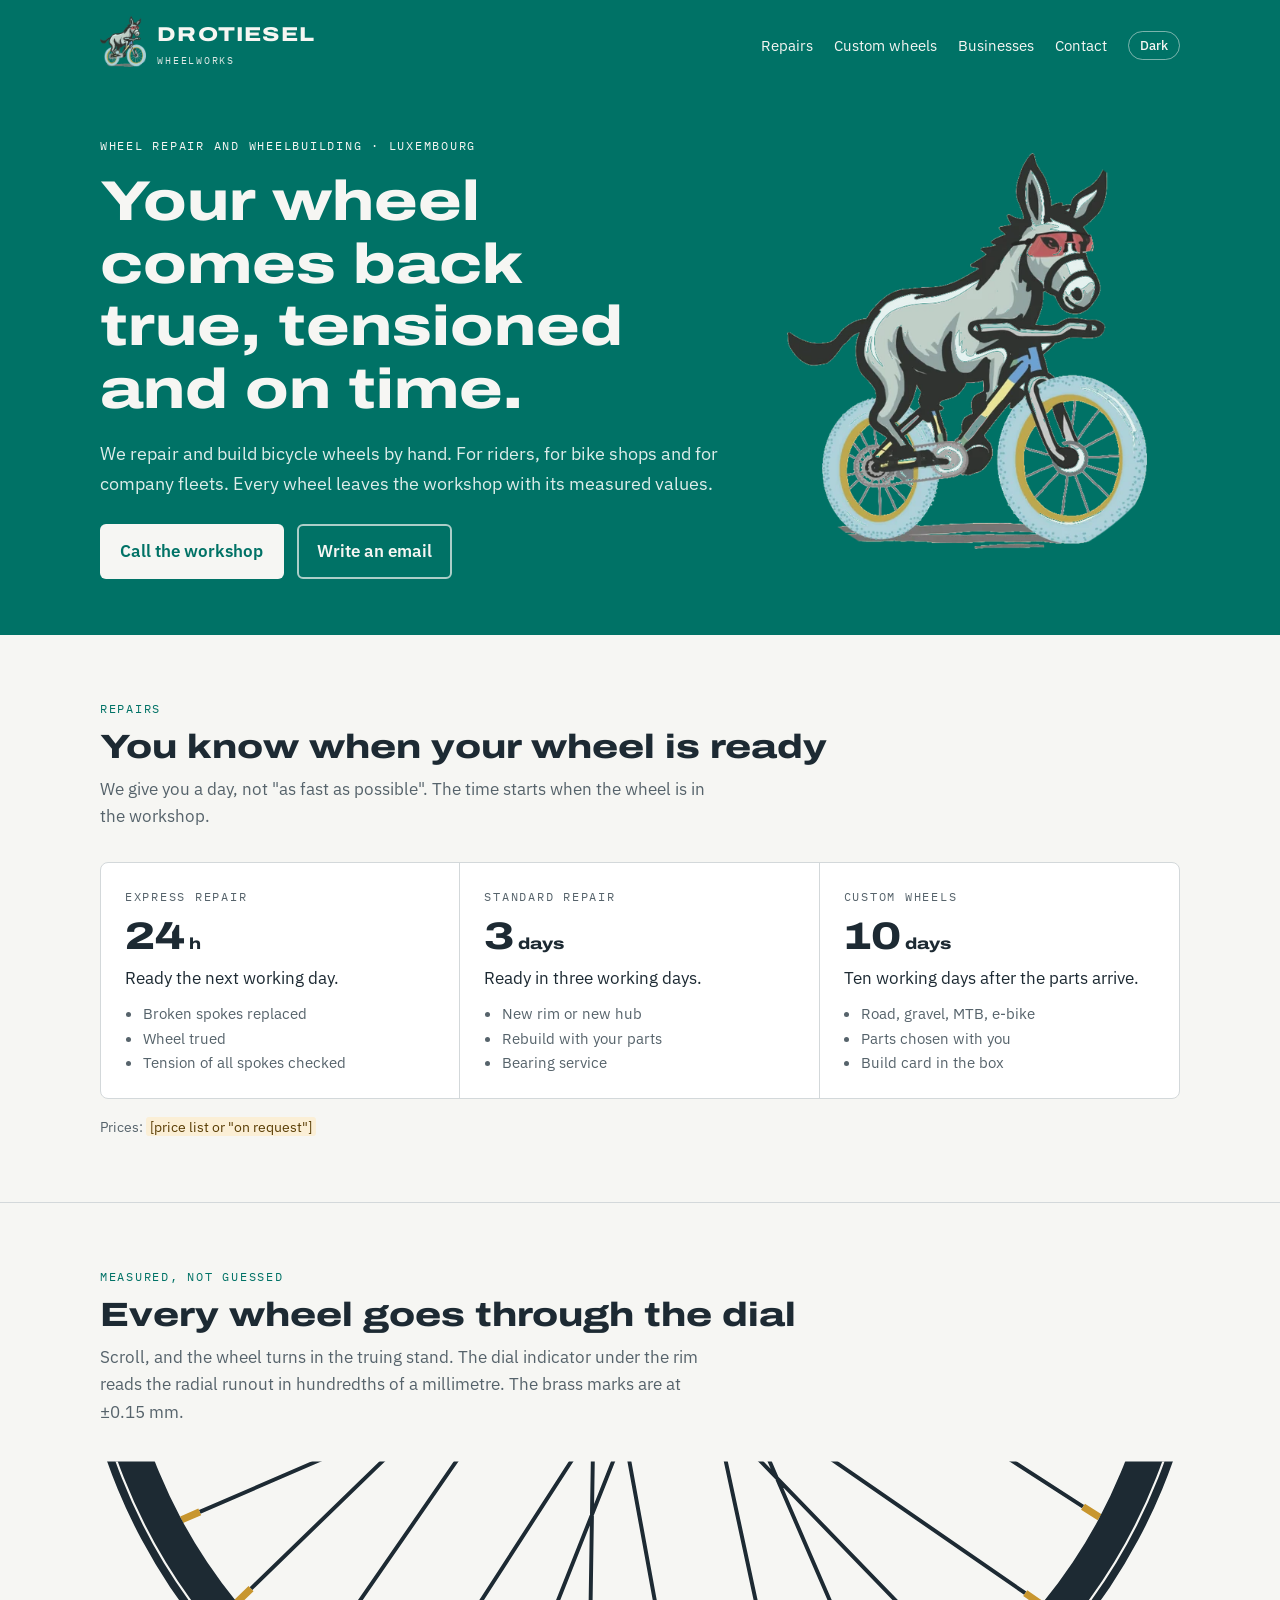
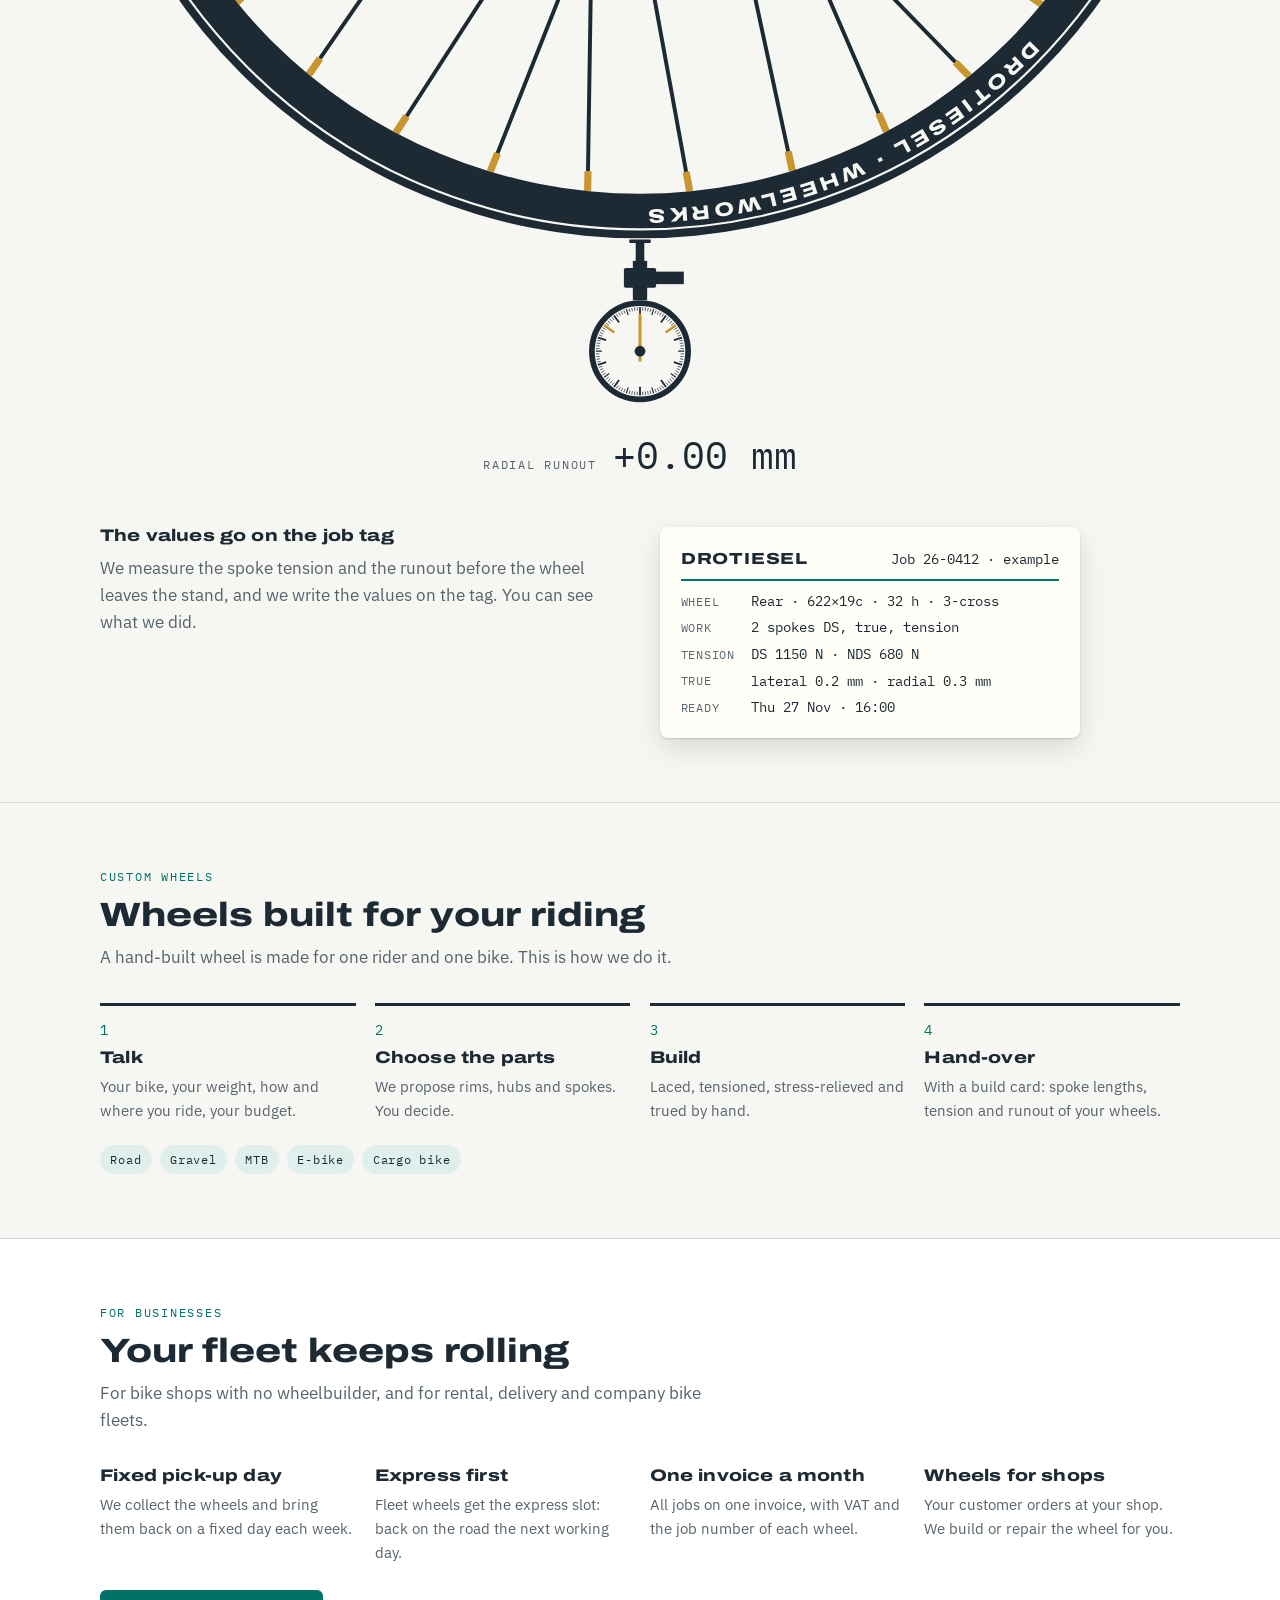
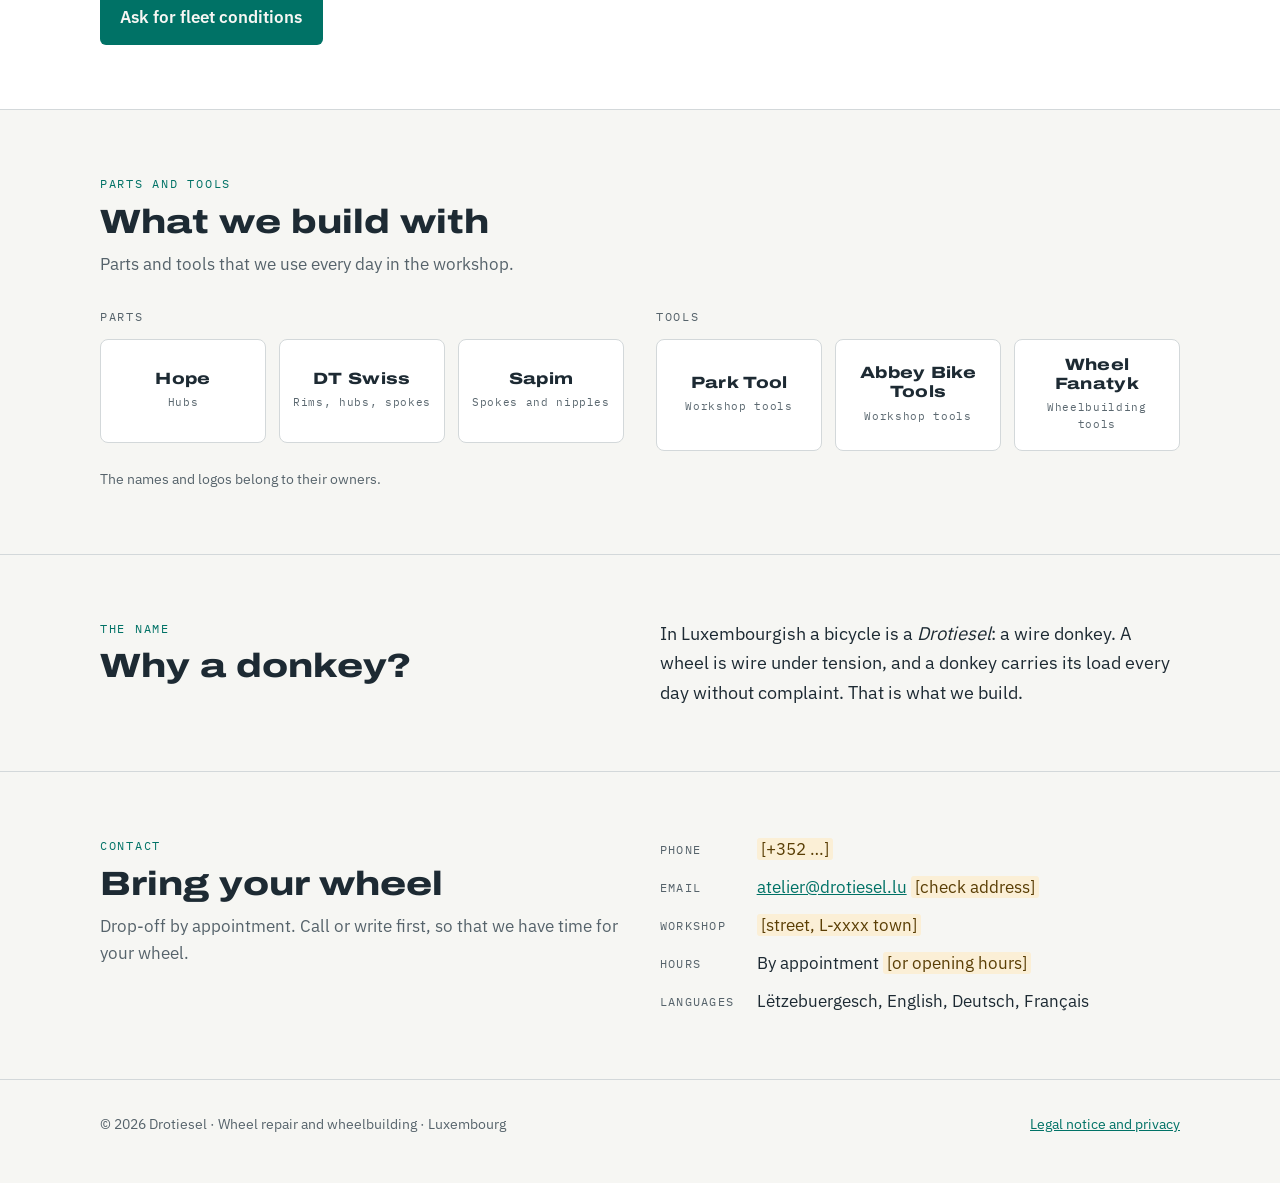
<file: index.html>
<!doctype html>
<html lang="en">
<head>
<meta charset="utf-8">
<meta name="viewport" content="width=device-width, initial-scale=1, viewport-fit=cover">
<title>Drotiesel Wheelworks · Wheel repair and wheelbuilding in Luxembourg</title>
<meta name="description" content="Bicycle wheel repair with a fixed turnaround and hand-built custom wheels in Luxembourg. For riders, bike shops and company fleets.">
<meta name="theme-color" content="#007266">
<link rel="icon" href="assets/img/favicon-32.png" sizes="32x32">
<link rel="icon" href="assets/img/favicon-64.png" sizes="64x64">
<link rel="apple-touch-icon" href="assets/img/apple-touch-icon.png">
<meta property="og:title" content="Drotiesel Wheelworks">
<meta property="og:description" content="Your wheel comes back true, tensioned and on time. Wheel repair and custom wheels in Luxembourg.">
<meta property="og:image" content="assets/img/og.png">
<link rel="preload" href="assets/fonts/archivo-expanded-800.woff2" as="font" type="font/woff2" crossorigin>
<link rel="stylesheet" href="assets/site.css">
<script>try{var t=localStorage.getItem('theme');if(t)document.documentElement.setAttribute('data-theme',t);}catch(e){}</script>
</head>
<body>
<a class="skip" href="#main">Skip to content</a>

<div class="brandband">
  <header class="wrap top">
    <a class="logo" href="#top" aria-label="Drotiesel Wheelworks, home">
      <picture><source srcset="assets/img/donkey-260.webp" type="image/webp"><img src="assets/img/donkey-260.png" alt="" width="46" height="51"></picture>
      <span><span class="wm">DROTIESEL</span><span class="ds" style="display:block">Wheelworks</span></span>
    </a>
    <nav class="main" aria-label="Main">
      <a href="#repairs">Repairs</a><a href="#custom">Custom wheels</a><a href="#business">Businesses</a><a href="#contact">Contact</a>
      <button class="theme" type="button" id="theme" aria-label="Switch light or dark mode">Dark</button>
    </nav>
  </header>
  <div class="wrap hero" id="top">
    <div>
      <span class="eyebrow">Wheel repair and wheelbuilding · Luxembourg</span>
      <h1>Your wheel comes back true, tensioned and on time.</h1>
      <p class="lead">We repair and build bicycle wheels by hand. For riders, for bike shops and for company fleets. Every wheel leaves the workshop with its measured values.</p>
      <div class="ctas">
        <a class="btn solid" href="tel:+352000000000">Call the workshop</a>
        <a class="btn line" href="mailto:atelier@drotiesel.lu">Write an email</a>
      </div>
    </div>
    <picture><source srcset="assets/img/donkey-520.webp" type="image/webp"><img class="donkey" src="assets/img/donkey-520.png" alt="The Drotiesel donkey on a bicycle" width="471" height="520" fetchpriority="high"></picture>
  </div>
</div>

<main id="main">
<section id="repairs"><div class="wrap">
  <div class="head"><span class="eyebrow">Repairs</span><h2>You know when your wheel is ready</h2>
    <p class="muted">We give you a day, not "as fast as possible". The time starts when the wheel is in the workshop.</p></div>
  <div class="tiers">
    <div class="tier"><span class="eyebrow muted">Express repair</span><div class="time">24<small>h</small></div><p>Ready the next working day.</p>
      <ul><li>Broken spokes replaced</li><li>Wheel trued</li><li>Tension of all spokes checked</li></ul></div>
    <div class="tier"><span class="eyebrow muted">Standard repair</span><div class="time">3<small>days</small></div><p>Ready in three working days.</p>
      <ul><li>New rim or new hub</li><li>Rebuild with your parts</li><li>Bearing service</li></ul></div>
    <div class="tier"><span class="eyebrow muted">Custom wheels</span><div class="time">10<small>days</small></div><p>Ten working days after the parts arrive.</p>
      <ul><li>Road, gravel, MTB, e-bike</li><li>Parts chosen with you</li><li>Build card in the box</li></ul></div>
  </div>
  <p class="note">Prices: <span class="todo">[price list or "on request"]</span></p>
</div></section>

<section id="measured" class="measured"><div class="wrap">
  <div class="head"><span class="eyebrow">Measured, not guessed</span><h2>Every wheel goes through the dial</h2>
    <p class="muted">Scroll, and the wheel turns in the truing stand. The dial indicator under the rim reads the radial runout in hundredths of a millimetre. The brass marks are at ±0.15 mm.</p></div>
  <figure class="scene">
    <!-- runout:start --><svg class="runout" viewBox="-301.93 103.33 603.86 308.27" role="img" aria-label="A wheel turns in the truing stand; a dial indicator under the rim reads its radial runout"><defs><clipPath id="rw-clip"><rect x="-330" y="105.33" width="660" height="400"/></clipPath>
<path id="rw-decal" d="M -303.50 0 A 303.5 303.5 0 1 1 303.50 0 A 303.5 303.5 0 1 1 -303.50 0" fill="none"/></defs>
<g clip-path="url(#rw-clip)"><g id="rw-wheel">
<path d="M24.88 -7.55L29.09 -278.48M-20.10 -16.49L79.69 -268.42M-16.49 -20.10L130.53 -247.71M24.88 7.55L178.91 -215.39M22.93 12.26L217.49 -176.35M-2.55 -25.87L246.15 -133.45M2.55 -25.87L267.46 -82.86M12.26 22.93L278.81 -25.80M7.55 24.88L278.48 29.09M16.49 -20.10L268.42 79.69M20.10 -16.49L247.71 130.53M-7.55 24.88L215.39 178.91M-12.26 22.93L176.35 217.49M25.87 -2.55L133.45 246.15M25.87 2.55L82.86 267.46M-22.93 12.26L25.80 278.81M-24.88 7.55L-29.09 278.48M20.10 16.49L-79.69 268.42M16.49 20.10L-130.53 247.71M-24.88 -7.55L-178.91 215.39M-22.93 -12.26L-217.49 176.35M2.55 25.87L-246.15 133.45M-2.55 25.87L-267.46 82.86M-12.26 -22.93L-278.81 25.80M-7.55 -24.88L-278.48 -29.09M-16.49 20.10L-268.42 -79.69M-20.10 16.49L-247.71 -130.53M7.55 -24.88L-215.39 -178.91M12.26 -22.93L-176.35 -217.49M-25.87 2.55L-133.45 -246.15M-25.87 -2.55L-82.86 -267.46M22.93 -12.26L-25.80 -278.81" stroke="currentColor" stroke-width="2.2" fill="none"/>
<path d="M29.09 -278.48L29.26 -289.52M79.69 -268.42L83.76 -278.69M130.53 -247.71L136.52 -256.99M178.91 -215.39L185.18 -224.47M217.49 -176.35L225.42 -184.03M246.15 -133.45L256.29 -137.83M267.46 -82.86L278.25 -85.19M278.81 -25.80L289.67 -27.78M278.48 29.09L289.52 29.26M268.42 79.69L278.69 83.76M247.71 130.53L256.99 136.52M215.39 178.91L224.47 185.18M176.35 217.49L184.03 225.42M133.45 246.15L137.83 256.29M82.86 267.46L85.19 278.25M25.80 278.81L27.78 289.67M-29.09 278.48L-29.26 289.52M-79.69 268.42L-83.76 278.69M-130.53 247.71L-136.52 256.99M-178.91 215.39L-185.18 224.47M-217.49 176.35L-225.42 184.03M-246.15 133.45L-256.29 137.83M-267.46 82.86L-278.25 85.19M-278.81 25.80L-289.67 27.78M-278.48 -29.09L-289.52 -29.26M-268.42 -79.69L-278.69 -83.76M-247.71 -130.53L-256.99 -136.52M-215.39 -178.91L-224.47 -185.18M-176.35 -217.49L-184.03 -225.42M-133.45 -246.15L-137.83 -256.29M-82.86 -267.46L-85.19 -278.25M-25.80 -278.81L-27.78 -289.67" stroke="#C8962E" stroke-width="4" fill="none"/>
<path d="M316 0A316 316 0 1 1 -316 0A316 316 0 1 1 316 0ZM291 0A291 291 0 1 0 -291 0A291 291 0 1 0 291 0Z" fill="currentColor" fill-rule="evenodd"/>
<circle r="311" fill="none" stroke="var(--bg)" stroke-width="1.2"/>
<text font-family="Archivo, Arial Black, sans-serif" font-weight="800" font-stretch="125%" font-size="11" letter-spacing="2.2" fill="var(--bg)" dominant-baseline="central"><textPath href="#rw-decal" startOffset="12%">DROTIESEL · WHEELWORKS</textPath></text>
<text font-family="Archivo, Arial Black, sans-serif" font-weight="800" font-stretch="125%" font-size="11" letter-spacing="2.2" fill="var(--bg)" dominant-baseline="central"><textPath href="#rw-decal" startOffset="62%">DROTIESEL · WHEELWORKS</textPath></text>
</g></g>
<g id="rw-gauge">
<rect x="-6" y="316.60" width="12" height="2" rx="0.4" fill="currentColor"/>
<rect x="-2.4" y="318.30" width="4.8" height="10.6" fill="currentColor"/>
<rect x="-4" y="328.60" width="8" height="22" fill="currentColor"/>
<rect x="-9" y="332.60" width="18" height="11" rx="1" fill="currentColor"/><rect x="8.5" y="334.60" width="16" height="7" fill="currentColor"/>
<circle cx="0" cy="379.10" r="26.90" fill="var(--bg)" stroke="currentColor" stroke-width="3.2"/>
<path d="M1.55 354.45L1.43 356.44M3.10 354.59L2.85 356.58M4.63 354.84L4.25 356.80M6.14 355.18L5.65 357.11M9.09 356.13L8.36 357.99M10.52 356.75L9.67 358.56M11.90 357.46L10.94 359.21M13.23 358.25L12.16 359.93M15.74 360.07L14.47 361.61M16.91 361.09L15.54 362.55M18.01 362.19L16.55 363.56M19.03 363.36L17.49 364.63M20.85 365.87L19.17 366.94M21.64 367.20L19.89 368.16M22.35 368.58L20.54 369.43M22.97 370.01L21.11 370.74M23.92 372.96L21.99 373.45M24.26 374.47L22.30 374.85M24.51 376.00L22.52 376.25M24.65 377.55L22.66 377.67M24.65 380.65L22.66 380.53M24.51 382.20L22.52 381.95M24.26 383.73L22.30 383.35M23.92 385.24L21.99 384.75M22.97 388.19L21.11 387.46M22.35 389.62L20.54 388.77M21.64 391.00L19.89 390.04M20.85 392.33L19.17 391.26M19.03 394.84L17.49 393.57M18.01 396.01L16.55 394.64M16.91 397.11L15.54 395.65M15.74 398.13L14.47 396.59M13.23 399.95L12.16 398.27M11.90 400.74L10.94 398.99M10.52 401.45L9.67 399.64M9.09 402.07L8.36 400.21M6.14 403.02L5.65 401.09M4.63 403.36L4.25 401.40M3.10 403.61L2.85 401.62M1.55 403.75L1.43 401.76M-1.55 403.75L-1.43 401.76M-3.10 403.61L-2.85 401.62M-4.63 403.36L-4.25 401.40M-6.14 403.02L-5.65 401.09M-9.09 402.07L-8.36 400.21M-10.52 401.45L-9.67 399.64M-11.90 400.74L-10.94 398.99M-13.23 399.95L-12.16 398.27M-15.74 398.13L-14.47 396.59M-16.91 397.11L-15.54 395.65M-18.01 396.01L-16.55 394.64M-19.03 394.84L-17.49 393.57M-20.85 392.33L-19.17 391.26M-21.64 391.00L-19.89 390.04M-22.35 389.62L-20.54 388.77M-22.97 388.19L-21.11 387.46M-23.92 385.24L-21.99 384.75M-24.26 383.73L-22.30 383.35M-24.51 382.20L-22.52 381.95M-24.65 380.65L-22.66 380.53M-24.65 377.55L-22.66 377.67M-24.51 376.00L-22.52 376.25M-24.26 374.47L-22.30 374.85M-23.92 372.96L-21.99 373.45M-22.97 370.01L-21.11 370.74M-22.35 368.58L-20.54 369.43M-21.64 367.20L-19.89 368.16M-20.85 365.87L-19.17 366.94M-19.03 363.36L-17.49 364.63M-18.01 362.19L-16.55 363.56M-16.91 361.09L-15.54 362.55M-15.74 360.07L-14.47 361.61M-13.23 358.25L-12.16 359.93M-11.90 357.46L-10.94 359.21M-10.52 356.75L-9.67 358.56M-9.09 356.13L-8.36 357.99M-6.14 355.18L-5.65 357.11M-4.63 354.84L-4.25 356.80M-3.10 354.59L-2.85 356.58M-1.55 354.45L-1.43 356.44" stroke="currentColor" stroke-width="0.4" fill="none"/>
<path d="M7.63 355.61L6.58 358.84M19.98 364.58L17.23 366.58M24.70 379.10L21.30 379.10M19.98 393.62L17.23 391.62M7.63 402.59L6.58 399.36M-7.63 402.59L-6.58 399.36M-19.98 393.62L-17.23 391.62M-24.70 379.10L-21.30 379.10M-19.98 364.58L-17.23 366.58M-7.63 355.61L-6.58 358.84" stroke="currentColor" stroke-width="0.65" fill="none"/>
<path d="M0.00 354.40L0.00 359.20M14.52 359.12L11.70 363.00M23.49 371.47L18.93 372.95M23.49 386.73L18.93 385.25M14.52 399.08L11.70 395.20M0.00 403.80L0.00 399.00M-14.52 399.08L-11.70 395.20M-23.49 386.73L-18.93 385.25M-23.49 371.47L-18.93 372.95M-14.52 359.12L-11.70 363.00" stroke="currentColor" stroke-width="1.0" fill="none"/>
<path d="M-19.98 364.58L-14.40 368.64" stroke="#C8962E" stroke-width="1.4"/>
<path d="M19.98 364.58L14.40 368.64" stroke="#C8962E" stroke-width="1.4"/>
<g id="rw-needle" data-cx="0" data-cy="379.10"><path d="M0.00 384.10L0.00 358.80" stroke="#C8962E" stroke-width="1.7" stroke-linecap="round"/></g>
<circle cx="0" cy="379.10" r="3" fill="currentColor"/>
</g></svg><!-- runout:end -->
    <figcaption><span class="eyebrow muted">Radial runout</span><output id="rw-value" class="reading" aria-live="off">+0.00 mm</output></figcaption>
  </figure>
</div><div class="wrap split" style="margin-top:2.5rem">
  <div class="head" style="margin:0"><h3>The values go on the job tag</h3>
    <p class="muted">We measure the spoke tension and the runout before the wheel leaves the stand, and we write the values on the tag. You can see what we did.</p></div>
  <div class="tag" aria-label="Example job tag">
    <div class="th"><b>DROTIESEL</b><span>Job 26-0412 · example</span></div>
    <dl><dt>Wheel</dt><dd>Rear · 622×19c · 32 h · 3-cross</dd><dt>Work</dt><dd>2 spokes DS, true, tension</dd><dt>Tension</dt><dd>DS 1150 N · NDS 680 N</dd><dt>True</dt><dd>lateral 0.2 mm · radial 0.3 mm</dd><dt>Ready</dt><dd>Thu 27 Nov · 16:00</dd></dl>
  </div>
</div></section>

<section id="custom"><div class="wrap">
  <div class="head"><span class="eyebrow">Custom wheels</span><h2>Wheels built for your riding</h2>
    <p class="muted">A hand-built wheel is made for one rider and one bike. This is how we do it.</p></div>
  <ol class="steps">
    <li><h3>Talk</h3><p>Your bike, your weight, how and where you ride, your budget.</p></li>
    <li><h3>Choose the parts</h3><p>We propose rims, hubs and spokes. You decide.</p></li>
    <li><h3>Build</h3><p>Laced, tensioned, stress-relieved and trued by hand.</p></li>
    <li><h3>Hand-over</h3><p>With a build card: spoke lengths, tension and runout of your wheels.</p></li>
  </ol>
  <div class="chips"><span>Road</span><span>Gravel</span><span>MTB</span><span>E-bike</span><span>Cargo bike</span></div>
</div></section>

<section id="business" class="biz"><div class="wrap">
  <div class="head"><span class="eyebrow">For businesses</span><h2>Your fleet keeps rolling</h2>
    <p class="muted">For bike shops with no wheelbuilder, and for rental, delivery and company bike fleets.</p></div>
  <div class="cards">
    <div><h3>Fixed pick-up day</h3><p>We collect the wheels and bring them back on a fixed day each week.</p></div>
    <div><h3>Express first</h3><p>Fleet wheels get the express slot: back on the road the next working day.</p></div>
    <div><h3>One invoice a month</h3><p>All jobs on one invoice, with VAT and the job number of each wheel.</p></div>
    <div><h3>Wheels for shops</h3><p>Your customer orders at your shop. We build or repair the wheel for you.</p></div>
  </div>
  <div class="ctas"><a class="btn dark" href="mailto:atelier@drotiesel.lu?subject=Fleet%20conditions">Ask for fleet conditions</a></div>
</div></section>

<section id="brands" class="brands"><div class="wrap">
  <div class="head"><span class="eyebrow">Parts and tools</span><h2>What we build with</h2>
    <p class="muted">Parts and tools that we use every day in the workshop.</p></div>
  <div class="brandgroups">
    <div class="bgroup"><h3>Parts</h3>
      <ul class="logos">
        <li><a href="https://www.hopetech.com/" rel="noopener" target="_blank"><span class="bn">Hope</span><span class="bw">Hubs</span></a></li>
        <li><a href="https://www.dtswiss.com/" rel="noopener" target="_blank"><span class="bn">DT Swiss</span><span class="bw">Rims, hubs, spokes</span></a></li>
        <li><a href="https://www.sapim.be/" rel="noopener" target="_blank"><span class="bn">Sapim</span><span class="bw">Spokes and nipples</span></a></li>
      </ul></div>
    <div class="bgroup"><h3>Tools</h3>
      <ul class="logos">
        <li><a href="https://www.parktool.com/" rel="noopener" target="_blank"><span class="bn">Park Tool</span><span class="bw">Workshop tools</span></a></li>
        <li><a href="https://www.abbeybiketools.com/" rel="noopener" target="_blank"><span class="bn">Abbey Bike Tools</span><span class="bw">Workshop tools</span></a></li>
        <li><a href="https://www.wheelfanatyk.com/" rel="noopener" target="_blank"><span class="bn">Wheel Fanatyk</span><span class="bw">Wheelbuilding tools</span></a></li>
      </ul></div>
  </div>
  <p class="note">The names and logos belong to their owners.</p>
</div></section>

<section class="about"><div class="wrap split">
  <div class="head" style="margin:0"><span class="eyebrow">The name</span><h2>Why a donkey?</h2></div>
  <p>In Luxembourgish a bicycle is a <i>Drotiesel</i>: a wire donkey. A wheel is wire under tension, and a donkey carries its load every day without complaint. That is what we build.</p>
</div></section>

<section id="contact" class="contact"><div class="wrap split">
  <div class="head" style="margin:0"><span class="eyebrow">Contact</span><h2>Bring your wheel</h2>
    <p class="muted">Drop-off by appointment. Call or write first, so that we have time for your wheel.</p></div>
  <dl>
    <dt>Phone</dt><dd><span class="todo">[+352 …]</span></dd>
    <dt>Email</dt><dd><a href="mailto:atelier@drotiesel.lu">atelier@drotiesel.lu</a> <span class="todo">[check address]</span></dd>
    <dt>Workshop</dt><dd><span class="todo">[street, L-xxxx town]</span></dd>
    <dt>Hours</dt><dd>By appointment <span class="todo">[or opening hours]</span></dd>
    <dt>Languages</dt><dd>Lëtzebuergesch, English, Deutsch, Français</dd>
  </dl>
</div></section>
</main>

<footer><div class="wrap">
  <span>© <span id="y">2026</span> Drotiesel · Wheel repair and wheelbuilding · Luxembourg</span>
  <a href="legal.html">Legal notice and privacy</a>
</div></footer>
<script src="assets/site.js" defer></script>
</body>
</html>
</file>
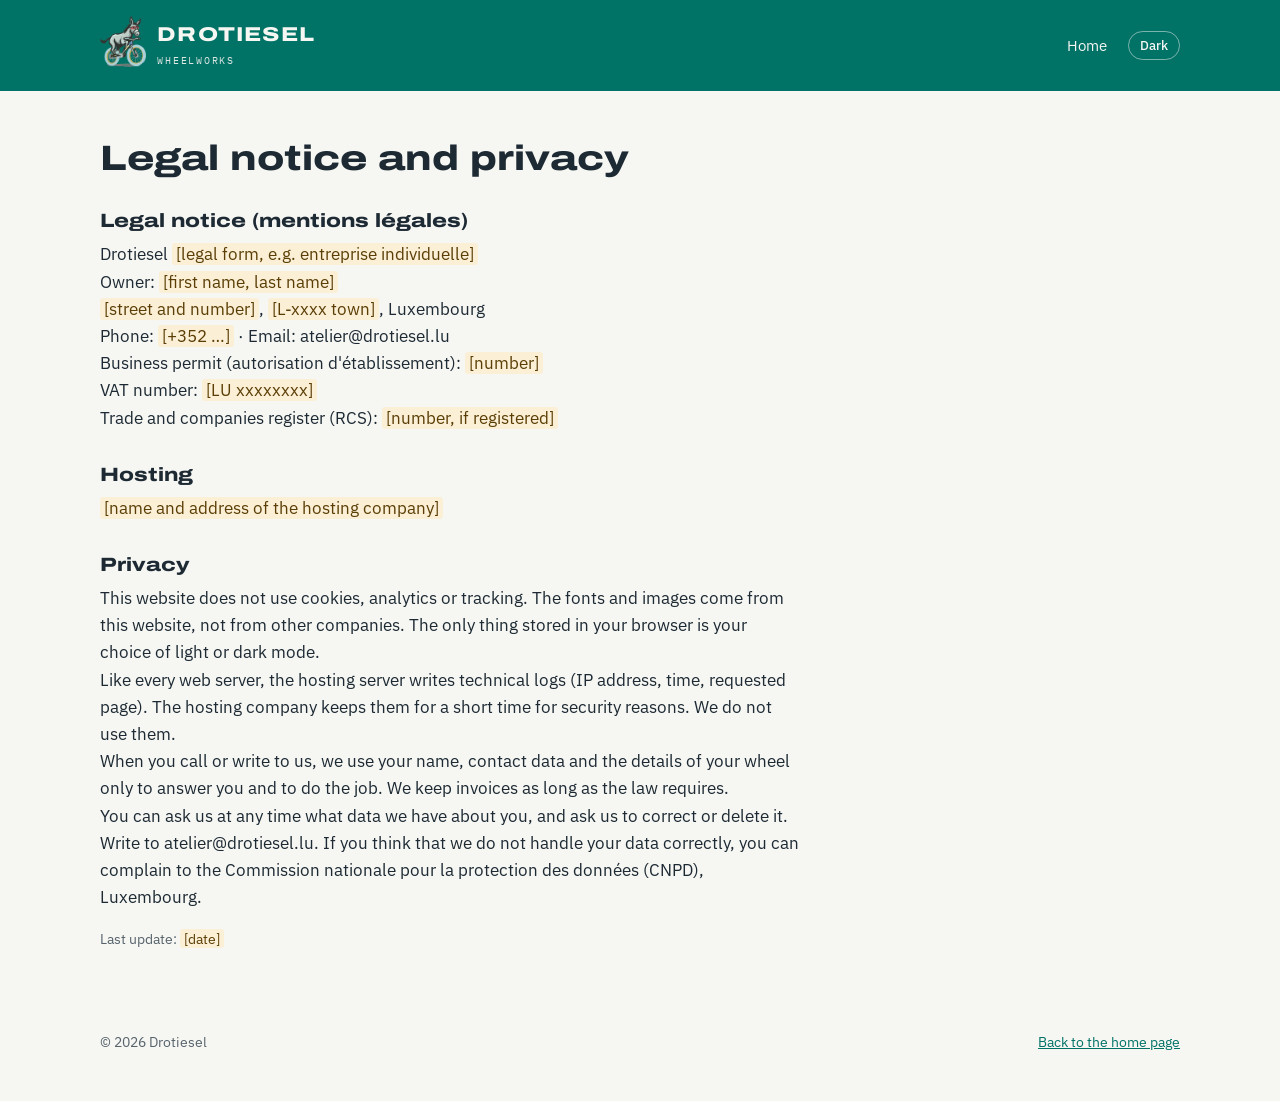
<file: legal.html>
<!doctype html>
<html lang="en">
<head>
<meta charset="utf-8">
<meta name="viewport" content="width=device-width, initial-scale=1, viewport-fit=cover">
<title>Legal notice and privacy · Drotiesel Wheelworks</title>
<meta name="robots" content="noindex">
<meta name="theme-color" content="#007266">
<link rel="icon" href="assets/img/favicon-32.png" sizes="32x32">
<link rel="stylesheet" href="assets/site.css">
<script>try{var t=localStorage.getItem('theme');if(t)document.documentElement.setAttribute('data-theme',t);}catch(e){}</script>
</head>
<body>
<div class="brandband">
  <header class="wrap top">
    <a class="logo" href="index.html" aria-label="Drotiesel Wheelworks, home">
      <picture><source srcset="assets/img/donkey-260.webp" type="image/webp"><img src="assets/img/donkey-260.png" alt="" width="46" height="51"></picture>
      <span><span class="wm">DROTIESEL</span><span class="ds" style="display:block">Wheelworks</span></span>
    </a>
    <nav class="main" aria-label="Main"><a href="index.html">Home</a><button class="theme" type="button" id="theme" aria-label="Switch light or dark mode">Dark</button></nav>
  </header>
</div>

<main class="wrap legal">
  <h1>Legal notice and privacy</h1>

  <h2>Legal notice (mentions légales)</h2>
  <p>
    Drotiesel <span class="todo">[legal form, e.g. entreprise individuelle]</span><br>
    Owner: <span class="todo">[first name, last name]</span><br>
    <span class="todo">[street and number]</span>, <span class="todo">[L-xxxx town]</span>, Luxembourg<br>
    Phone: <span class="todo">[+352 …]</span> · Email: atelier@drotiesel.lu<br>
    Business permit (autorisation d'établissement): <span class="todo">[number]</span><br>
    VAT number: <span class="todo">[LU xxxxxxxx]</span><br>
    Trade and companies register (RCS): <span class="todo">[number, if registered]</span>
  </p>

  <h2>Hosting</h2>
  <p><span class="todo">[name and address of the hosting company]</span></p>

  <h2>Privacy</h2>
  <p>This website does not use cookies, analytics or tracking. The fonts and images come from this website, not from other companies. The only thing stored in your browser is your choice of light or dark mode.</p>
  <p>Like every web server, the hosting server writes technical logs (IP address, time, requested page). The hosting company keeps them for a short time for security reasons. We do not use them.</p>
  <p>When you call or write to us, we use your name, contact data and the details of your wheel only to answer you and to do the job. We keep invoices as long as the law requires.</p>
  <p>You can ask us at any time what data we have about you, and ask us to correct or delete it. Write to atelier@drotiesel.lu. If you think that we do not handle your data correctly, you can complain to the Commission nationale pour la protection des données (CNPD), Luxembourg.</p>

  <p class="note">Last update: <span class="todo">[date]</span></p>
</main>

<footer><div class="wrap"><span>© <span id="y">2026</span> Drotiesel</span><a href="index.html">Back to the home page</a></div></footer>
<script src="assets/site.js" defer></script>
</body>
</html>
</file>
<file: assets/site.css>
/* Drotiesel Wheelworks: brand tokens from the corporate identity (v13, 2026-11-25).
   Layout: teal header + hero band (the donkey always stands on teal), then calm sections on paper. */
@font-face{font-family:"Archivo";src:url(fonts/archivo-expanded-800.woff2) format("woff2");font-weight:800;font-stretch:125%;font-display:swap}
@font-face{font-family:"IBM Plex Sans";src:url(fonts/ibm-plex-sans-var.woff2) format("woff2");font-weight:100 700;font-display:swap}
@font-face{font-family:"IBM Plex Mono";src:url(fonts/ibm-plex-mono-400.woff2) format("woff2");font-weight:400;font-display:swap}

:root{
  --teal:#007266; --teal-dark:#005A51; --ink:#1D2A33; --brass:#C8962E; --alloy:#D9DDDF; --paper:#F6F6F3;
  --bg:#F6F6F3; --fg:#1D2A33; --muted:#56636B; --line:#D3D8DA; --surface:#FFFFFF; --accent:#007266; --tint:#E1EFEC;
  --f-display:"Archivo","Arial Black","Helvetica Neue",Arial,sans-serif;
  --f-text:"IBM Plex Sans","Helvetica Neue",Arial,sans-serif;
  --f-mono:"IBM Plex Mono",ui-monospace,Menlo,Consolas,monospace;
  color-scheme:light;
}
@media (prefers-color-scheme:dark){:root:not([data-theme="light"]){
  --bg:#10161B; --fg:#E7EAEB; --muted:#9AA7AE; --line:#2A3740; --surface:#17212A; --accent:#3DB3A3; --tint:#14302D; color-scheme:dark}}
:root[data-theme="dark"]{--bg:#10161B; --fg:#E7EAEB; --muted:#9AA7AE; --line:#2A3740; --surface:#17212A; --accent:#3DB3A3; --tint:#14302D; color-scheme:dark}

*{box-sizing:border-box}
html{scroll-behavior:smooth}
@media (prefers-reduced-motion:reduce){html{scroll-behavior:auto}}
body{margin:0;background:var(--bg);color:var(--fg);font:17px/1.6 var(--f-text);-webkit-font-smoothing:antialiased}
img{max-width:100%;height:auto}
a{color:var(--accent)}
:focus-visible{outline:2px solid var(--brass);outline-offset:3px}
.wrap{max-width:1120px;margin:0 auto;padding-left:max(20px,env(safe-area-inset-left,0px));padding-right:max(20px,env(safe-area-inset-right,0px))}
h1,h2,h3{font-family:var(--f-display);font-stretch:125%;font-weight:800;line-height:1.12;text-wrap:balance;margin:0}
h2{font-size:clamp(1.5rem,3.4vw,2.1rem)}
h3{font-size:1.05rem;letter-spacing:.01em}
p{margin:0;max-width:62ch}
.eyebrow{font-family:var(--f-mono);font-size:.78rem;letter-spacing:.14em;text-transform:uppercase}
.muted{color:var(--muted)}
.skip{position:absolute;left:-9999px}
.skip:focus{left:12px;top:12px;z-index:20;background:#fff;color:#000;padding:.5rem .8rem;border-radius:4px}

/* header + hero: always teal */
.brandband{background:var(--teal);color:#F6F6F3}
.brandband a{color:#F6F6F3}
.top{display:flex;align-items:center;justify-content:space-between;gap:1rem;padding-block:1rem;flex-wrap:wrap}
.logo{display:flex;align-items:center;gap:.7rem;text-decoration:none}
.logo img{width:46px;height:auto}
.logo .wm{font-family:var(--f-display);font-stretch:125%;font-weight:800;font-size:1.25rem;letter-spacing:.06em;line-height:1}
.logo .ds{font-family:var(--f-mono);font-size:.62rem;letter-spacing:.18em;text-transform:uppercase;margin-top:.3rem;opacity:.9}
nav.main{display:flex;align-items:center;gap:1.3rem;flex-wrap:wrap;font-size:.95rem}
nav.main a{text-decoration:none}
nav.main a:hover{text-decoration:underline;text-underline-offset:4px}
.theme{background:transparent;border:1px solid rgba(246,246,243,.5);color:#F6F6F3;border-radius:999px;font:500 .8rem var(--f-text);padding:.3rem .7rem;cursor:pointer}
.hero{display:grid;grid-template-columns:minmax(0,1.25fr) minmax(0,.75fr);gap:2rem;align-items:center;padding-block:2.5rem 3.5rem}
.hero h1{font-size:clamp(2rem,5.2vw,3.5rem);margin:.8rem 0 1.1rem}
.hero p.lead{font-size:1.15rem;color:#DDEDEA}
.hero .donkey{justify-self:end;width:min(100%,360px)}
.ctas{display:flex;gap:.8rem;flex-wrap:wrap;margin-top:1.6rem}
.btn{display:inline-flex;align-items:center;gap:.5rem;padding:.75rem 1.15rem;border-radius:6px;font-weight:600;text-decoration:none;border:2px solid transparent}
.btn.solid{background:#F6F6F3;color:var(--teal)!important}
.btn.line{border-color:rgba(246,246,243,.7);color:#F6F6F3}
.btn.dark{background:var(--teal);color:#F6F6F3!important}
@media (max-width:760px){.hero{grid-template-columns:1fr}.hero .donkey{order:-1;justify-self:start;width:200px}}

/* sections */
section{padding-block:4rem;border-bottom:1px solid var(--line)}
.head{display:flex;flex-direction:column;gap:.6rem;margin-bottom:2rem}
.head .eyebrow{color:var(--accent)}
.tiers{display:grid;grid-template-columns:repeat(auto-fit,minmax(min(100%,250px),1fr));border:1px solid var(--line);border-radius:8px;overflow:hidden;background:var(--surface)}
.tier{padding:1.5rem;display:flex;flex-direction:column;gap:.6rem;border-right:1px solid var(--line)}
.tier:last-child{border-right:0}
.tier .time{font-family:var(--f-display);font-stretch:125%;font-weight:800;font-size:2.4rem;line-height:1}
.tier .time small{font-size:1rem;margin-left:.25rem}
.tier ul{margin:0;padding-left:1.1rem;color:var(--muted);font-size:.95rem}
.note{font-size:.9rem;color:var(--muted);margin-top:1rem}
.split{display:grid;grid-template-columns:minmax(0,1fr) minmax(0,1fr);gap:2.5rem;align-items:start}
@media (max-width:820px){.split{grid-template-columns:1fr}}
.tag{background:#FFFDF7;color:#1D2A33;border-radius:8px;padding:1.2rem 1.3rem;font-family:var(--f-mono);font-size:.85rem;font-variant-numeric:tabular-nums;box-shadow:0 1px 2px rgba(0,0,0,.15),0 10px 28px rgba(0,0,0,.12);max-width:420px}
.tag .th{display:flex;justify-content:space-between;align-items:baseline;border-bottom:2px solid #007266;padding-bottom:.5rem;margin-bottom:.6rem}
.tag .th b{font-family:var(--f-display);font-stretch:125%;font-size:1rem;letter-spacing:.05em}
.tag dl{margin:0;display:grid;grid-template-columns:auto 1fr;gap:.3rem 1rem}
.tag dt{color:#5B6870;text-transform:uppercase;font-size:.72rem;letter-spacing:.06em;padding-top:.1rem}
.tag dd{margin:0}
.scene{margin:0;display:flex;flex-direction:column;gap:1rem}
.runout{width:100%;height:auto;color:var(--fg);display:block}
.scene figcaption{display:flex;align-items:baseline;justify-content:center;gap:1rem;flex-wrap:wrap}
.reading{font-family:var(--f-mono);font-size:clamp(1.6rem,4vw,2.4rem);font-variant-numeric:tabular-nums;color:var(--fg);min-width:7.5ch;text-align:right}
ol.steps{list-style:none;margin:0;padding:0;counter-reset:s;display:grid;gap:1.2rem;grid-template-columns:repeat(auto-fit,minmax(min(100%,220px),1fr))}
ol.steps li{counter-increment:s;display:flex;flex-direction:column;gap:.4rem;border-top:3px solid var(--fg);padding-top:.9rem}
ol.steps li::before{content:counter(s);font-family:var(--f-mono);color:var(--accent);font-size:.85rem}
ol.steps p{color:var(--muted);font-size:.95rem}
.chips{display:flex;flex-wrap:wrap;gap:.5rem;margin-top:1.4rem}
.chips span{font-family:var(--f-mono);font-size:.78rem;letter-spacing:.06em;padding:.3rem .65rem;border-radius:999px;background:var(--tint)}
.biz{background:var(--surface)}
.cards{display:grid;gap:1.2rem;grid-template-columns:repeat(auto-fit,minmax(min(100%,240px),1fr))}
.cards div{display:flex;flex-direction:column;gap:.4rem}
.cards p{color:var(--muted);font-size:.95rem}
.about p{font-size:1.15rem}
/* brands: logo tiles stay light in both themes, so that the brands' own logo files show correctly */
.brandgroups{display:grid;gap:2rem;grid-template-columns:repeat(auto-fit,minmax(min(100%,420px),1fr))}
.bgroup{display:flex;flex-direction:column;gap:.9rem}
.bgroup h3{font-family:var(--f-mono);font-stretch:100%;font-weight:400;font-size:.78rem;letter-spacing:.14em;text-transform:uppercase;color:var(--muted)}
.logos{list-style:none;margin:0;padding:0;display:grid;gap:.8rem;grid-template-columns:repeat(3,minmax(0,1fr))}
@media (max-width:520px){.logos{gap:.5rem}.logos a{min-height:92px;padding:.8rem .35rem}.bn{font-size:.82rem}.bw{font-size:.58rem;letter-spacing:.02em}}
.logos a{height:100%;min-height:104px;display:flex;flex-direction:column;align-items:center;justify-content:center;gap:.35rem;padding:1rem .6rem;border-radius:8px;background:#FFFFFF;border:1px solid var(--line);color:#1D2A33;text-decoration:none;text-align:center;transition:border-color .15s}
.logos a:hover{border-color:var(--accent)}
.logos img{max-width:100%;max-height:44px;width:auto;filter:grayscale(1);opacity:.85;transition:filter .2s,opacity .2s}
.logos a:hover img{filter:none;opacity:1}
.bn{font-family:var(--f-display);font-stretch:112%;font-weight:800;font-size:1.02rem;line-height:1.15;letter-spacing:.02em}
.bw{font-family:var(--f-mono);font-size:.68rem;letter-spacing:.06em;color:#5B6870}
.contact dl{margin:0;display:grid;grid-template-columns:auto 1fr;gap:.7rem 1.4rem;font-size:1.05rem}
.contact dt{font-family:var(--f-mono);font-size:.78rem;letter-spacing:.1em;text-transform:uppercase;color:var(--muted);padding-top:.25rem}
.contact dd{margin:0}
.todo{background:#FBEFD6;color:#5A3E05;padding:0 .25rem;border-radius:3px}
footer{padding-block:2rem 3rem;color:var(--muted);font-size:.9rem}
footer .wrap{display:flex;justify-content:space-between;gap:1rem;flex-wrap:wrap}
/* legal page */
.legal{padding-block:3rem}
.legal h1{font-size:clamp(1.6rem,4vw,2.2rem);margin-bottom:1.5rem}
.legal h2{font-size:1.2rem;margin:2rem 0 .6rem}
.legal p,.legal li{max-width:70ch}
</file>
